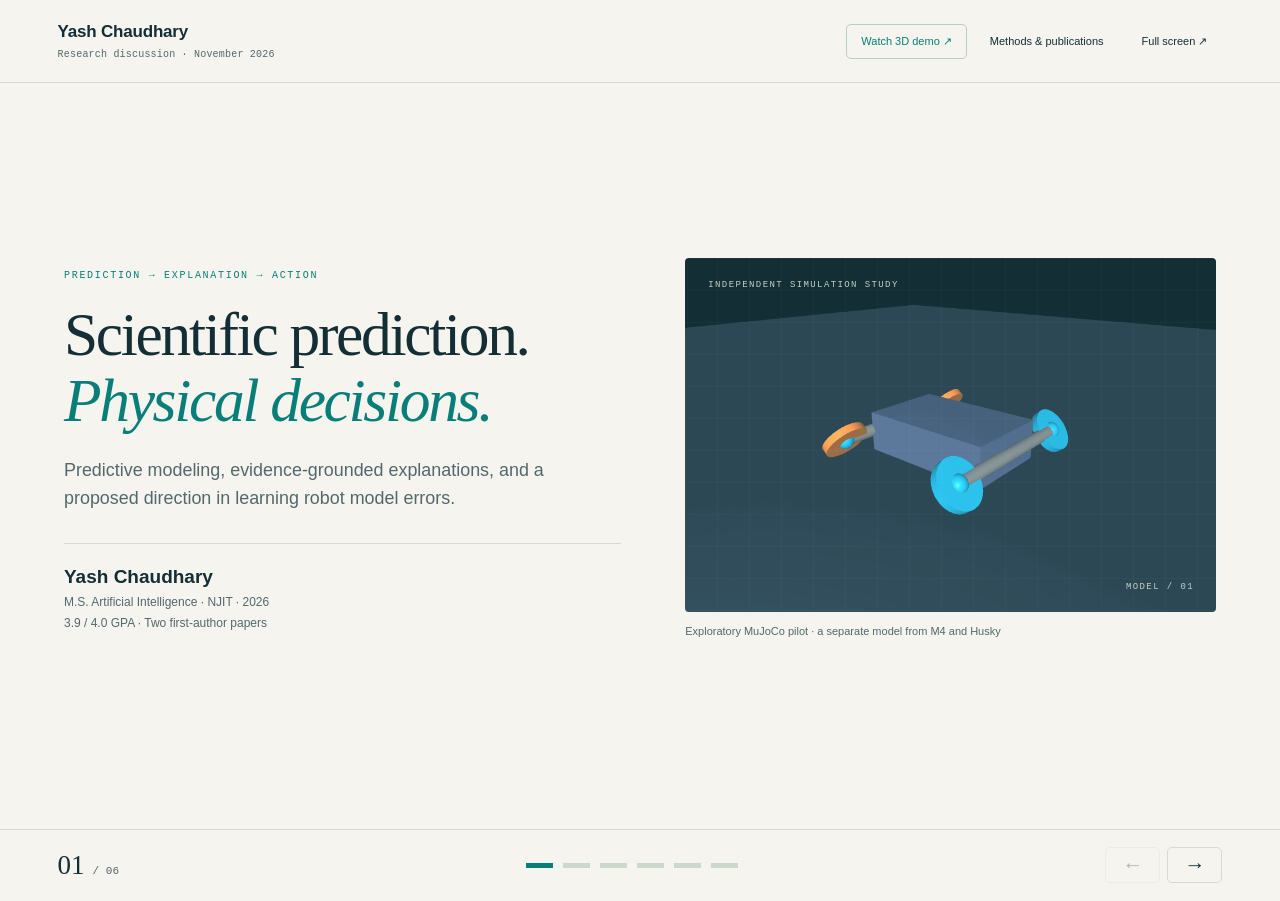
<file: index.html>
<!doctype html>
<html lang="en">
<head>
  <meta charset="utf-8">
  <meta name="viewport" content="width=device-width,initial-scale=1">
  <meta name="theme-color" content="#f5f4ee">
  <meta name="robots" content="noindex,nofollow">
  <meta name="description" content="Yash Chaudhary — scientific prediction, explainable AI and a controlled study of shape-changing robot maneuvers.">
  <title>Scientific prediction. Physical decisions. — Yash Chaudhary</title>
  <link rel="icon" href="assets/mark.svg" type="image/svg+xml">
  <link rel="stylesheet" href="style.css?v=replay-2">
  <script defer src="evidence.js?v=replay-2"></script>
  <script defer src="replay-core.js?v=replay-2"></script><script defer src="talk.js?v=replay-2"></script>
</head>
<body>
  <a class="skip" href="#presentation">Skip to presentation</a>
  <header class="mast">
    <a class="identity" href="#1">Yash Chaudhary<span>Research discussion · November 2026</span></a>
    <div class="header-actions"><a class="watch-demo" href="demo.html">Watch 3D demo ↗</a><button id="methods-open">Methods &amp; publications</button><button id="fullscreen" aria-label="Enter full screen">Full screen <span aria-hidden="true">↗</span></button></div>
  </header>
  <main id="presentation" tabindex="-1">
    <section class="slide active" id="slide-1" aria-labelledby="title-1">
      <div class="hero-copy"><p class="eyebrow">PREDICTION → EXPLANATION → ACTION</p><h1 id="title-1">Scientific prediction.<br><em>Physical decisions.</em></h1><p class="lead">Predictive modeling, evidence-grounded explanations, and a proposed direction in learning robot model errors.</p><div class="signature"><strong>Yash Chaudhary</strong><span>M.S. Artificial Intelligence · NJIT · 2026</span><span>3.9 / 4.0 GPA · Two first-author papers</span></div></div>
      <figure class="hero-figure"><div class="figure-grid"><span class="corner top">INDEPENDENT SIMULATION STUDY</span><img src="assets/robot.png" width="1024" height="640" alt="Rendering of the independently authored quadrotor with articulated rotor arms"><span class="coordinate">MODEL / 01</span></div><figcaption>Exploratory MuJoCo pilot · a separate model from M4 and Husky</figcaption></figure>
    </section>
    <section class="slide" id="slide-2" aria-labelledby="title-2" hidden>
      <div class="section-head"><p class="eyebrow">01 / RESEARCH FOUNDATION</p><h2 id="title-2">Predict from data.<br><em>Explain from evidence.</em></h2></div>
      <div class="paper-grid">
        <article class="paper"><p class="tag">FLAIRS-39 · 2026</p><h3>Forecast a rare scientific event.</h3><p>Predict major solar flares over the next 24 hours from photospheric magnetic measurements.</p><div class="pipeline"><div><b>INPUT</b>24 hours × 16 features</div><span>→</span><div><b>MODEL</b>Patch-based Transformer</div><span>→</span><div><b>OUTPUT</b>Flare probability</div></div><div class="metric-row"><div><strong>0.89</strong><span>Recall</span></div><div><strong>0.96</strong><span>ROC–AUC</span></div></div><p class="footnote">Recall: fraction of actual flare cases detected. ROC–AUC: score ranking across thresholds. Class imbalance and test-based selection limit interpretation.</p></article>
        <article class="paper"><p class="tag">ICTAI · ACCEPTED SHORT PAPER · 2026</p><h3>Ground a language-model explanation.</h3><p>Adapt Llama 3 8B using prediction outputs and feature attributions as structured evidence.</p><div class="pipeline"><div><b>EVIDENCE</b>Forecast + SHAP</div><span>→</span><div><b>ADAPTATION</b>LoRA fine-tuning</div><span>→</span><div><b>OUTPUT</b>Explanation / what-if</div></div><div class="metric-row"><div><strong>8.04<span>/10</span></strong><span>Adapted model</span></div><div><strong>1.85<span>/10</span></strong><span>Zero-shot model</span></div></div><p class="footnote">LLM-judge faithfulness ratings on 200 held-out synthetic examples; not expert validation.</p></article>
      </div><p class="contribution">My contribution across both papers: data preparation, implementation, experiments, analysis and manuscript drafting, with coauthor collaboration.</p>
    </section>
    <section class="slide" id="slide-3" aria-labelledby="title-3" hidden>
      <div class="section-head"><p class="eyebrow">02 / PROPOSED RESEARCH QUESTION</p><h2 id="title-3">When does the model<br><em>stop predicting well?</em></h2></div>
      <div class="two-col question-layout"><div><p class="large-copy">Can useful patterns in model error be learned—and improve robot decisions under the same computation budget?</p><div class="reason"><span>01</span><div><h3>Body configuration changes the dynamics.</h3><p>Different joint configurations can change the relationship between commands and motion. Rotor tilt is one physical example.</p></div></div><div class="reason"><span>02</span><div><h3>Observed motion tests the prediction.</h3><p>Compare predicted and observed motion, then test whether the error is repeatable enough to justify a correction or uncertainty estimate.</p></div></div><p class="footnote">Proposed investigation, not an implemented learning method. The lab’s current baseline and bottleneck should determine the platform and scope.</p></div>
      <figure class="geometry"><svg viewBox="0 0 420 300" role="img" aria-label="Total rotor thrust and its vertical component as the rotor axis tilts"><defs><marker id="arrow" viewBox="0 0 10 10" refX="8" refY="5" markerWidth="6" markerHeight="6" orient="auto"><path d="M0 0L10 5L0 10Z" fill="context-stroke"/></marker></defs><path d="M45 247H375M120 38V267" class="axis"/><path id="force-guide" class="guide" d=""/><line id="total-force" x1="120" y1="247" x2="300" y2="75" class="force" marker-end="url(#arrow)"/><line id="vertical-force" x1="120" y1="247" x2="120" y2="75" class="vertical-force" marker-end="url(#arrow)"/><circle cx="120" cy="247" r="5" fill="#142e35"/><text x="20" y="24">TOTAL THRUST</text><text x="20" y="45" class="muted-svg">VERTICAL COMPONENT</text><text x="240" y="280">ROTOR AXIS TILT</text></svg><label for="tilt">Rotor tilt <strong id="tilt-value">50°</strong></label><input type="range" id="tilt" min="0" max="80" value="50"><div class="geometry-readout"><strong id="lift-value">61.7 N</strong><span>maximum vertical thrust<br>at 80% uniform effectiveness</span></div><figcaption>Static illustration: 4 × 30 N × 0.8 × cos θ. Weight ≈ 47.9 N. Omits attitude and torque allocation; not a flight-feasibility test.</figcaption></figure></div>
    </section>
    <section class="slide" id="slide-4" aria-labelledby="title-4" hidden>
      <div class="section-head"><p class="eyebrow">03 / EXPLORATORY PILOT</p><h2 id="title-4">A controlled pilot.<br><em>A starting point for diagnosis.</em></h2></div>
      <div class="two-col system-layout"><div><div class="control-loop"><div><b>01 / MEASURE</b><span>Body and joint state</span></div><span class="flow-arrow">↓</span><div><b>02 / PLAN</b><span>Predict 1 second ahead</span></div><span class="flow-arrow">↓</span><div><b>03 / APPLY</b><span>Bounded rotor commands</span></div></div><p class="task">Task: change arm angle → hold → return → settle. A shared scheduler commands the arms; controllers choose rotor forces within flight limits.</p><div class="protocol"><div><strong>2 ms</strong><span>Physics step</span></div><div><strong>50 ms</strong><span>Observation interval</span></div><div><strong>100 ms</strong><span>Planning deadline</span></div></div><p class="footnote">Exact simulated state and supplied static motor estimates. Previous commands remain applied during computation. No practical health estimator is demonstrated.</p></div>
      <figure class="trace-panel"><div class="trace-heading"><p class="eyebrow">SELECTED FRESH EXAMPLE</p><span id="trace-time">0.00 s</span></div><div class="slide-poses"><div class="planner-pose"><span class="planner-key">Predictive planner</span><svg id="pose-planner" viewBox="30 15 260 160" role="img" aria-label="Recorded planner robot pose"></svg><output id="live-planner"></output></div><div class="integral-pose"><span class="integral-key">Integral feedback</span><svg id="pose-integral" viewBox="30 15 260 160" role="img" aria-label="Recorded integral-feedback robot pose"></svg><output id="live-integral"></output></div></div><svg id="trajectory" viewBox="0 0 640 160" role="img" aria-label="Progressively revealed horizontal distance for both controllers"><g class="chart-grid"><path d="M60 25H620M60 75H620M60 125H620"/></g><g class="chart-labels"><text x="5" y="29">1.0 m</text><text x="5" y="79">0.5 m</text><text x="5" y="129">0 m</text><text x="60" y="151">0 s</text><text x="290" y="151">3 s</text><text x="602" y="151">7 s</text><text x="60" y="12">HORIZONTAL DISTANCE</text></g><path d="M60 75H620" class="limit-line"/><path id="planner-xy" class="trace-line planner-line"/><path id="integral-xy" class="trace-line integral-line"/><circle id="planner-xy-dot" class="planner-point" r="4"/><circle id="integral-xy-dot" class="integral-point" r="4"/></svg><div class="replay-controls"><button id="play" aria-pressed="false">Play replay</button><input id="scrub" type="range" min="0" max="7000" value="0" aria-label="Recorded trajectory time"></div><a class="all-replays" href="replay.html?case=fresh-g000-w1-s0">Explore all 192 cases + three controllers ↗</a><figcaption>Selected case <span id="case-id">fresh-g000-w1-s0</span>: integral feedback completes; planner fails. Recorded poses and progressively revealed curves; schematics use saved orientation and joint angles. The 0.5 m XY ring is projected at starting height. Selected after outcomes; full-cohort results follow.</figcaption></figure></div>
    </section>
    <section class="slide" id="slide-5" aria-labelledby="title-5" hidden>
      <div class="section-head"><p class="eyebrow">04 / PILOT EVIDENCE · FROZEN FRESH COMPARISON</p><h2 id="title-5">Does the development result<br><em>hold up on fresh cases?</em></h2></div>
      <div class="two-col result-layout"><div class="result-chart"><p class="axis-title">COMPLETED TASKS / 192 PAIRED CASES</p><div class="result-bar"><div><span>Predictive planner</span><strong>13 <small>/192</small></strong></div><div class="bar-track"><i style="--score:6.770833%"></i></div><span class="bar-percent">6.8%</span></div><div class="result-bar"><div><span>Selected integral feedback</span><strong>29 <small>/192</small></strong></div><div class="bar-track"><i style="--score:15.104167%"></i></div><span class="bar-percent">15.1%</span></div><div class="result-bar"><div><span>Ordinary PD feedback</span><strong>27 <small>/192</small></strong></div><div class="bar-track"><i style="--score:14.0625%"></i></div><span class="bar-percent">14.1%</span></div><p class="footnote">Common 0–100% scale. 48 independently generated parameter groups × two worlds × two states × three methods = 576 episodes. All episodes pass replay audits.</p></div><div class="finding"><span class="tag">PRIMARY PAIRED DIFFERENCE</span><strong class="difference">−8.33 <small>pp</small></strong><p class="interval">95% whole-group interval<br><strong>[−15.62, −1.56]</strong></p><h3>The development advantage did not generalize.</h3><p>Earlier inspected development: planner 6/12; integral 4/12. The frozen fresh comparison favors integral feedback.</p><p class="footnote">10,000 bootstrap resamples of the 48 groups, preserving four paired cases per group. One authored model and a declared synthetic distribution; not a ranking of controller families.</p></div></div>
    </section>
    <section class="slide" id="slide-6" aria-labelledby="title-6" hidden>
      <div class="section-head"><p class="eyebrow">05 / PROPOSED FIRST PHD STUDY</p><h2 id="title-6">Learn the model error.<br><em>Test whether it helps control.</em></h2></div>
      <p class="next-lead">Research question: can structured model-error estimates improve task completion enough to justify their measurement and computation cost?</p>
      <div class="proposal-flow" aria-label="Proposed workflow"><span>State + commands</span><b aria-hidden="true">→</b><span>Predict motion</span><b aria-hidden="true">→</b><span>Observe error</span><b aria-hidden="true">→</b><span>Test a correction</span><b aria-hidden="true">→</b><span>Evaluate decisions</span></div>
      <div class="next-grid"><article><span class="step-number">01</span><h3>Reproduce &amp; diagnose</h3><p>Start with a lab-relevant baseline and permitted model or logs. Separate numerical, timing and physical failures before attributing them to model error.</p><span class="measure">First deliverable: baseline reproduction and a failure/error map.</span></article><article><span class="step-number">02</span><h3>Test a useful estimate</h3><p>If errors are predictable, compare a small learned correction or uncertainty estimate with appropriate nonlearning alternatives.</p><span class="measure">Test held-out prediction quality, calibration where relevant, and added compute cost.</span></article><article><span class="step-number">03</span><h3>Measure task benefit</h3><p>Compare against feedback and relevant robust/adaptive baselines with matched information and computation; reserve untouched evaluation cases.</p><span class="measure">Primary outcomes: completion, constraint violations and deadline misses.</span></article></div>
      <div class="closing"><p>My contribution: scientific predictive modeling and reproducible evaluation. The platform and bottleneck should follow the lab’s priorities.</p><strong>Which baseline and failure case would make a useful first deliverable?</strong></div><p class="footnote">Proposed research: a learned correction or calibrated uncertainty estimate has not been implemented or validated. Novelty, data availability and transfer remain to be established.</p>
    </section>
  </main>
  <footer class="navigation"><div class="page-count"><strong id="page-number">01</strong><span>/ 06</span></div><nav id="chapters" aria-label="Presentation chapters"><button data-slide="1" aria-label="Introduction" aria-current="step"></button><button data-slide="2" aria-label="Research foundation"></button><button data-slide="3" aria-label="Proposed research question"></button><button data-slide="4" aria-label="Exploratory pilot"></button><button data-slide="5" aria-label="Fresh results"></button><button data-slide="6" aria-label="Proposed first PhD study"></button></nav><div class="paging"><button id="previous" aria-label="Previous chapter" disabled>←</button><button id="next" aria-label="Next chapter">→</button></div></footer>
  <dialog id="methods" aria-labelledby="methods-title"><div class="dialog-heading"><div><p class="eyebrow">SCIENTIFIC CONTEXT</p><h2 id="methods-title">Methods &amp; publications</h2></div><button id="methods-close" aria-label="Close methods and publications">✕</button></div><div class="methods-grid"><div><h3>Pilot evidence and proposal scope</h3><p>The proposed model-error learning study is future work. The current pilot contains conventional controllers, supplied actuator estimates and no learned correction or calibrated uncertainty model. It does not establish an advance over M4 or Husky.</p><p>All three methods ran on the same 192 cases. The declared primary contrast is capped predictive control minus selected integral feedback. Whole-group resampling preserves the paired cases.</p><p>The fresh analysis and both replay audits completed on November 2, 2026. The interrupted earlier run is retained without inference; the completed replacement is the same cohort, not a second independent test.</p><p>Current limits: exact simulated sensing, supplied static actuator estimates, one authored plant and no hardware evaluation. Descriptive solver failures do not establish a causal explanation for the negative result.</p></div><div><h3>Research and related work</h3><a class="publication" href="https://arxiv.org/abs/2606.21896" target="_blank" rel="noopener">Solar-flare forecasting · FLAIRS-39, 2026 <span>Public preprint ↗</span></a><div class="publication">Explainable solar-flare prediction using deep learning and LLMs <span>Accepted short paper · ICTAI, 2026</span></div><a class="publication" href="https://arxiv.org/abs/2510.09526" target="_blank" rel="noopener">Husky: structure repurposing for locomotion <span>Related work · 2025 ↗</span></a><a class="publication" href="https://arxiv.org/abs/2503.18307" target="_blank" rel="noopener">M4: predictive control and fault recovery <span>Related work · 2025 ↗</span></a></div></div></dialog>
  <p class="sr-only" id="announcement" aria-live="polite"></p>
  <noscript><p class="noscript">JavaScript enables chapter navigation and recorded trajectory playback. All six chapters remain readable below.</p><style>.slide[hidden]{display:block!important}.slide{margin-bottom:60px}.navigation{display:none}</style></noscript>
</body>
</html>
</file>
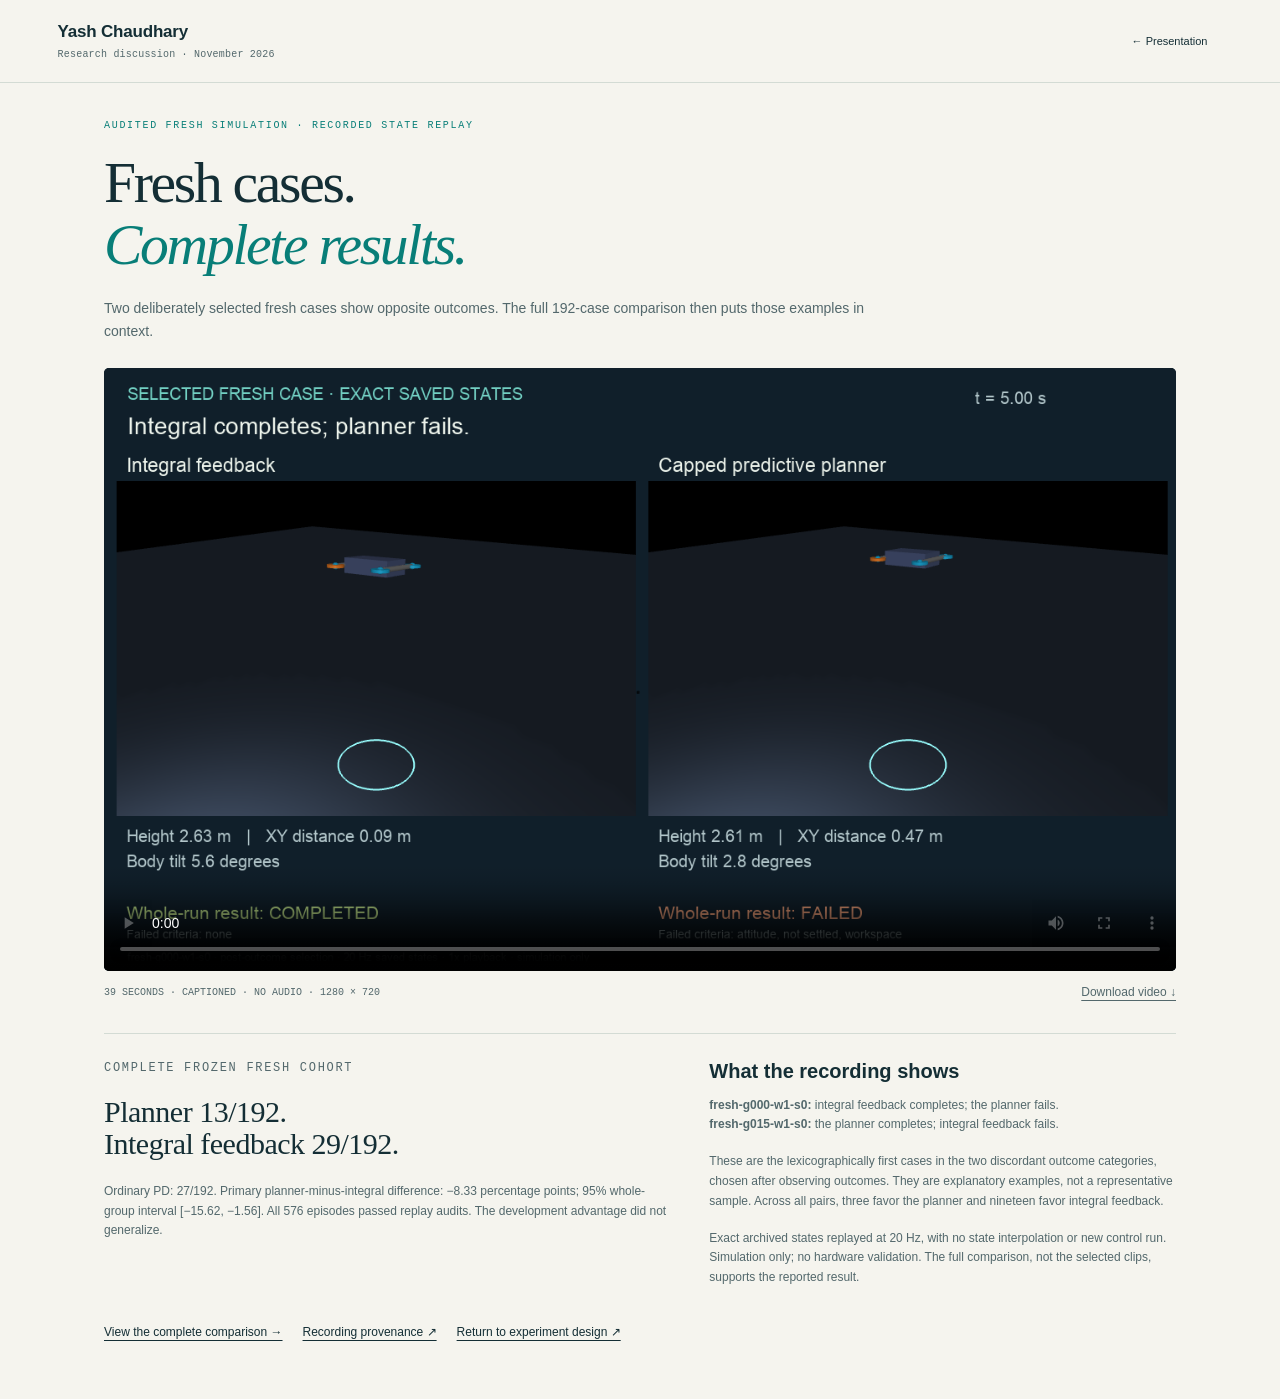
<file: demo.html>
<!doctype html>
<html lang="en">
<head>
  <meta charset="utf-8"><meta name="viewport" content="width=device-width,initial-scale=1">
  <meta name="robots" content="noindex,nofollow"><meta name="theme-color" content="#f5f4ee">
  <title>Fresh simulation demo — Yash Chaudhary</title>
  <meta name="description" content="A 39-second recorded replay of two audited fresh simulation cases, followed by the complete 192-case controller comparison.">
  <link rel="icon" href="assets/mark.svg" type="image/svg+xml"><link rel="stylesheet" href="style.css?v=replay-2"><script defer src="demo.js"></script>
  <style>
    .demo-main{max-width:1200px;margin:auto;padding-bottom:60px}.demo-main h1{font-size:clamp(38px,4.5vw,61px)}
    .demo-lead{max-width:800px;color:var(--soft)}.demo-video{display:block;width:100%;aspect-ratio:16/9;background:#101f2a;border-radius:5px;margin:25px 0 12px}
    .demo-meta{display:flex;justify-content:space-between;align-items:center;gap:20px;font:10px/1.6 var(--mono);color:var(--soft)}.demo-meta a{font-family:Arial,sans-serif;font-size:12px;text-underline-offset:4px}
    .demo-finding{display:grid;grid-template-columns:1.1fr .9fr;gap:35px;border-top:1px solid var(--line);margin-top:30px;padding-top:25px}.demo-finding h2{font-size:30px;letter-spacing:-.5px}.demo-finding p{font-size:12px;color:var(--soft)}.demo-actions{display:flex;gap:20px;flex-wrap:wrap;font-size:12px;margin-top:20px}.demo-actions a{text-underline-offset:4px}
    @media(max-width:650px){.demo-finding{grid-template-columns:1fr;gap:10px}.demo-meta{align-items:start;font-size:9px}.demo-meta a{font-size:10px}.demo-main{padding-bottom:35px}.demo-main h1{font-size:38px}}
  </style>
</head>
<body>
  <header class="mast"><a href="index.html#1" class="identity">Yash Chaudhary<span>Research discussion · November 2026</span></a><div class="header-actions"><a href="index.html#4">← Presentation</a></div></header>
  <main class="demo-main"><p class="eyebrow">AUDITED FRESH SIMULATION · RECORDED STATE REPLAY</p><h1>Fresh cases.<br><em>Complete results.</em></h1><p class="demo-lead">Two deliberately selected fresh cases show opposite outcomes. The full 192-case comparison then puts those examples in context.</p>
    <video id="fresh-video" class="demo-video" controls playsinline preload="metadata" poster="assets/fresh-demo-poster.png" aria-label="Fresh simulation demo with burned-in explanatory captions"><source src="assets/fresh-control-demo.mp4" type="video/mp4">Your browser cannot play this video. <a href="assets/fresh-control-demo.mp4">Download the MP4</a>.</video>
    <div class="demo-meta"><span>39 SECONDS · CAPTIONED · NO AUDIO · 1280 × 720</span><a href="assets/fresh-control-demo.mp4" download>Download video ↓</a></div>
    <div class="demo-finding"><div><p class="eyebrow">COMPLETE FROZEN FRESH COHORT</p><h2>Planner 13/192.<br>Integral feedback 29/192.</h2><p>Ordinary PD: 27/192. Primary planner-minus-integral difference: −8.33 percentage points; 95% whole-group interval [−15.62, −1.56]. All 576 episodes passed replay audits. The development advantage did not generalize.</p></div><div><h3>What the recording shows</h3><p><strong>fresh-g000-w1-s0:</strong> integral feedback completes; the planner fails.<br><strong>fresh-g015-w1-s0:</strong> the planner completes; integral feedback fails.</p><p>These are the lexicographically first cases in the two discordant outcome categories, chosen after observing outcomes. They are explanatory examples, not a representative sample. Across all pairs, three favor the planner and nineteen favor integral feedback.</p><p>Exact archived states replayed at 20 Hz, with no state interpolation or new control run. Simulation only; no hardware validation. The full comparison, not the selected clips, supports the reported result.</p></div></div>
    <div class="demo-actions"><a href="index.html#5">View the complete comparison →</a><a href="assets/fresh-demo-provenance.json">Recording provenance ↗</a><a href="index.html#4">Return to experiment design ↗</a></div>
  </main>
</body>
</html>
</file>
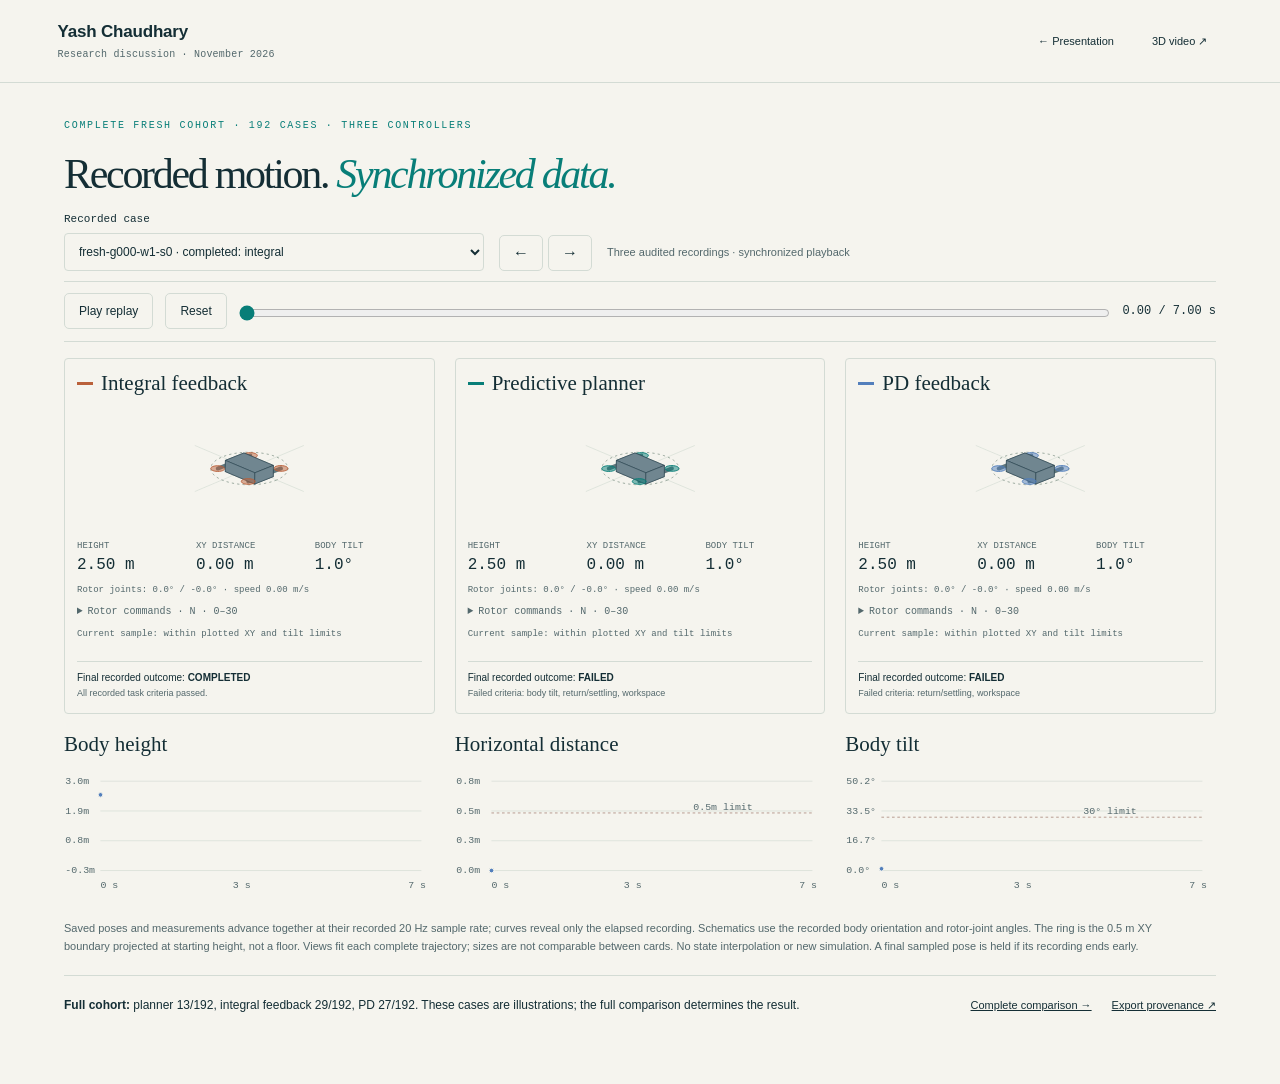
<file: replay.html>
<!doctype html><html lang="en"><head><meta charset="utf-8"><meta name="viewport" content="width=device-width,initial-scale=1"><meta name="robots" content="noindex,nofollow"><title>Fresh trajectory replay — Yash Chaudhary</title><link rel="icon" href="assets/mark.svg"><link rel="stylesheet" href="style.css?v=replay-2"><link rel="stylesheet" href="replay.css?v=replay-2"><script defer src="replay-core.js?v=replay-2"></script><script defer src="replay.js?v=replay-2"></script></head><body>
<header class="mast"><a class="identity" href="index.html#1">Yash Chaudhary<span>Research discussion · November 2026</span></a><div class="header-actions"><a href="index.html#4">← Presentation</a><a href="demo.html">3D video ↗</a></div></header>
<main class="replay-main"><p class="eyebrow">COMPLETE FRESH COHORT · 192 CASES · THREE CONTROLLERS</p><h1>Recorded motion. <em>Synchronized data.</em></h1>
<div class="case-controls"><label for="case-select">Recorded case <select id="case-select" disabled><option>Loading audited case index…</option></select></label><div class="case-paging"><button id="case-prev" aria-label="Previous case">←</button><button id="case-next" aria-label="Next case">→</button></div><p id="load-status" role="status">Loading…</p></div>
<div class="playback"><button id="play" disabled aria-pressed="false">Play replay</button><button id="reset">Reset</button><input id="scrub" type="range" min="0" max="7000" value="0" aria-label="Recorded replay time"><output id="clock">0.00 / 7.00 s</output></div>
<div id="robots" class="robots"></div>
<div class="measurements"><section><h2>Body height</h2><svg id="chart-z" class="measurement-chart" viewBox="0 0 560 200" role="img" aria-label="Body height over time"></svg></section><section><h2>Horizontal distance</h2><svg id="chart-xy" class="measurement-chart" viewBox="0 0 560 200" role="img" aria-label="Horizontal distance over time"></svg></section><section><h2>Body tilt</h2><svg id="chart-tilt" class="measurement-chart" viewBox="0 0 560 200" role="img" aria-label="Body tilt over time"></svg></section></div>
<p class="replay-caption">Saved poses and measurements advance together at their recorded 20 Hz sample rate; curves reveal only the elapsed recording. Schematics use the recorded body orientation and rotor-joint angles. The ring is the 0.5 m XY boundary projected at starting height, not a floor. Views fit each complete trajectory; sizes are not comparable between cards. No state interpolation or new simulation. A final sampled pose is held if its recording ends early.</p>
<div class="replay-evidence"><p><strong>Full cohort:</strong> planner 13/192, integral feedback 29/192, PD 27/192. These cases are illustrations; the full comparison determines the result.</p><a href="index.html#5">Complete comparison →</a><a href="assets/replays/index.json">Export provenance ↗</a></div>
</main></body></html>
</file>
<file: style.css>
:root{--paper:#f5f4ee;--ink:#142e35;--soft:#53686c;--teal:#087e78;--line:#d3dbd4;--orange:#ba613b;--mono:ui-monospace,SFMono-Regular,Consolas,monospace}*{box-sizing:border-box}html{background:var(--paper);color:var(--ink);font-family:Arial,Helvetica,sans-serif}body{margin:0}button,input,a{-webkit-tap-highlight-color:transparent}a{color:inherit}button{font:inherit;background:transparent;border:1px solid var(--line);color:inherit;border-radius:5px;padding:10px 14px;cursor:pointer}button:hover{background:#e7ece2}button:disabled{opacity:.3;cursor:default}button:focus-visible,a:focus-visible,input:focus-visible{outline:3px solid var(--orange);outline-offset:4px}.skip{position:absolute;top:-100px;left:20px;background:var(--paper);z-index:20;padding:12px}.skip:focus{top:10px}.mast{height:83px;border-bottom:1px solid var(--line);padding:0 4.5vw;display:flex;align-items:center;justify-content:space-between;gap:20px}.identity{text-decoration:none;font-size:17px;font-weight:700;letter-spacing:-.2px}.identity span{font:10px var(--mono);font-weight:400;display:block;margin-top:7px;color:var(--soft);letter-spacing:.2px}.header-actions{display:flex;gap:8px;font-size:11px}.header-actions button{border-color:transparent}main{padding:35px 5vw 120px;min-height:calc(100svh - 83px)}.slide{max-width:1360px;margin:auto}.slide[hidden]{display:none}.slide.active{animation:appear .25s ease-out}#slide-1.active{display:grid;grid-template-columns:1.05fr 1fr;gap:5vw;align-items:center;min-height:calc(100svh - 238px)}.eyebrow{font:10px var(--mono);letter-spacing:1.7px;color:var(--teal);margin:0 0 19px;line-height:1.5}h1,h2{font:400 clamp(35px,4vw,61px)/1.07 Georgia,'Times New Roman',serif;letter-spacing:-1.7px;margin:0 0 22px}h1{font-size:clamp(42px,4.8vw,74px);letter-spacing:-2.3px}h1 em,h2 em{color:var(--teal);font-weight:400}h3{font-size:20px;line-height:1.25;margin:0 0 12px}p{font-size:14px;line-height:1.65;margin:0 0 17px}.lead{font-size:clamp(16px,1.4vw,20px);line-height:1.6;color:var(--soft);max-width:550px}.signature{border-top:1px solid var(--line);padding-top:22px;margin-top:30px;display:grid;gap:7px}.signature strong{font-size:19px}.signature span{font-size:12px;color:var(--soft)}figure{margin:0}.hero-figure{align-self:center}.figure-grid{position:relative;overflow:hidden;border-radius:4px;background:#142e35;min-height:330px;display:grid;align-items:center;background-image:linear-gradient(#ffffff06 1px,transparent 1px),linear-gradient(90deg,#ffffff06 1px,transparent 1px);background-size:32px 32px}.hero-figure img{display:block;width:100%;height:auto;mix-blend-mode:screen}.corner,.coordinate{font:9px var(--mono);letter-spacing:1.4px;color:#c3d1c5;position:absolute;z-index:1}.top{top:22px;left:23px}.coordinate{bottom:20px;right:22px}figcaption,.footnote{font-size:11px;line-height:1.6;color:var(--soft)}figcaption{margin-top:11px}.section-head{margin-bottom:28px}.paper-grid,.two-col{display:grid;grid-template-columns:1fr 1fr;gap:36px}.paper{padding:23px 0;border-top:2px solid var(--ink)}.tag{display:inline-block;font:9px var(--mono);letter-spacing:.8px;color:var(--teal);padding:6px 8px;border:1px solid #b7cfc2;border-radius:3px;margin-bottom:18px}.paper h3{font-size:24px;letter-spacing:-.5px}.paper>p:not(.footnote,.tag){max-width:550px;color:var(--soft)}.pipeline{display:flex;align-items:center;gap:10px;margin:25px 0}.pipeline div{font-size:11px;line-height:1.6;flex:1}.pipeline b{display:block;font:9px var(--mono);letter-spacing:1px;margin-bottom:9px;color:var(--teal)}.pipeline>span{color:#93a59a}.metric-row{display:flex;gap:45px;border-top:1px solid var(--line);padding-top:22px;margin:22px 0}.metric-row strong{font:39px Georgia,serif;display:block}.metric-row strong span{font-size:20px}.metric-row div>span{display:block;font:9px var(--mono);text-transform:uppercase;letter-spacing:.6px;color:var(--soft);margin-top:9px}.contribution{border-top:1px solid var(--line);padding-top:15px;font-size:12px}.question-layout{grid-template-columns:1.15fr .85fr;gap:6vw}.large-copy{font:25px/1.4 Georgia,serif;letter-spacing:-.3px;margin-bottom:25px}.reason{display:flex;gap:17px;margin:20px 0}.reason>span{font:11px var(--mono);padding-top:5px;color:var(--teal)}.reason h3{font-size:17px;margin-bottom:5px}.reason p{font-size:13px;color:var(--soft);max-width:470px}.geometry{background:#eaf0e5;padding:15px 25px 20px;border-radius:4px}.geometry svg{display:block;width:100%;max-height:240px}.geometry text{font:9px var(--mono);fill:var(--teal);letter-spacing:1px}.geometry .muted-svg{fill:var(--soft)}.axis{fill:none;stroke:#aebdb0}.guide{stroke:#aebdb0;stroke-dasharray:4 4;fill:none}.force{stroke:var(--teal);stroke-width:4}.vertical-force{stroke:#879a4c;stroke-width:3}.geometry label{display:flex;justify-content:space-between;font-size:12px}.geometry label strong{font:12px var(--mono)}input[type=range]{accent-color:var(--teal);width:100%;cursor:pointer;margin:13px 0 10px}.geometry-readout{display:flex;gap:18px;align-items:center;border-top:1px solid #c5d2c2;padding-top:16px}.geometry-readout>strong{font:33px Georgia,serif}.geometry-readout>span{font-size:10px;color:var(--soft);line-height:1.5}.geometry figcaption{font-size:10px;margin-top:15px}.system-layout{grid-template-columns:.87fr 1.13fr}.control-loop{border-left:1px solid #b6c9bb;padding-left:22px}.control-loop>div{display:flex;gap:20px;align-items:center;padding:6px 0}.control-loop b{font:9px var(--mono);color:var(--teal);width:105px}.control-loop span{font-size:13px}.flow-arrow{display:block;color:#7b9a83;padding:1px 0 1px 8px}.task{font-size:14px;margin-top:22px}.protocol{display:grid;grid-template-columns:repeat(3,1fr);gap:13px;padding:14px 0 20px}.protocol div{border-top:2px solid var(--line);padding-top:13px}.protocol strong{display:block;font:26px Georgia,serif}.protocol span{font-size:10px;display:block;color:var(--soft);margin-top:6px}.trace-panel{padding:20px;background:#142e35;color:#e9efe4;border-radius:4px}.trace-heading{display:flex;align-items:center;justify-content:space-between;gap:10px}.trace-heading .eyebrow{color:#d7e6bd;font-size:8px;margin:0}.trace-heading>span{font:14px var(--mono)}.legend{display:flex;gap:20px;font-size:10px;color:#c1cec4;margin:16px 0 10px}.legend span::before{content:'';display:inline-block;width:15px;height:2px;vertical-align:middle;margin-right:6px}.planner-key::before{background:#d7e6bd}.integral-key::before{background:#e39a75}#trajectory{width:100%;display:block;max-height:280px}.chart-grid path{fill:none;stroke:#355059;stroke-width:1}.chart-labels text{font:10px var(--mono);fill:#b4c6c6}.trace-line{fill:none;stroke-width:2.5}.planner-line{stroke:#d7e6bd}.integral-line{stroke:#e39a75}.cursor-line{fill:none;stroke:#f3f2e8;stroke-dasharray:3 4}.limit-line{fill:none;stroke:#b47b66;stroke-dasharray:4 5}.replay-controls{display:flex;align-items:center;gap:16px;margin-top:10px}.replay-controls button{border-color:#597076;font-size:10px;white-space:nowrap}.replay-controls button:hover{background:#28444d}.replay-controls input{accent-color:#d7e6bd}.trace-panel figcaption{color:#b4c6c6;font-size:10px;margin-top:12px}.result-layout{grid-template-columns:1.1fr .9fr;gap:6vw}.axis-title{font:10px var(--mono);color:var(--soft);letter-spacing:.8px;margin-bottom:29px}.result-bar{margin-bottom:26px;position:relative}.result-bar>div:first-child{display:flex;align-items:baseline;justify-content:space-between;gap:12px;margin-bottom:9px;font-size:13px}.result-bar strong{font:27px Georgia,serif;white-space:nowrap}.result-bar strong small{font:13px var(--mono);color:var(--soft)}.bar-track{height:12px;border-radius:2px;background:#e0e6dd;overflow:hidden}.bar-track i{display:block;width:var(--score);height:100%;background:var(--teal);border-radius:2px}.result-bar:first-of-type .bar-track i{background:#44676b}.bar-percent{display:block;font:10px var(--mono);color:var(--soft);margin-top:7px}.result-chart>.footnote{margin-top:30px;max-width:560px}.finding{border-left:1px solid var(--line);padding-left:35px}.difference{font:clamp(51px,5vw,75px)/1.1 Georgia,serif;display:block;margin:7px 0 13px;letter-spacing:-2px}.difference small{font-size:27px;letter-spacing:-.5px}.interval{font-size:12px;color:var(--soft);line-height:1.8;margin-bottom:28px}.interval strong{font:17px var(--mono);color:var(--ink)}.finding h3{font:24px/1.3 Georgia,serif}.finding>p:not(.interval,.footnote){font-size:13px}.next-lead{font:23px/1.45 Georgia,serif;max-width:1040px;margin-bottom:32px}.next-grid{display:grid;grid-template-columns:repeat(3,1fr);gap:32px}.next-grid article{border-top:2px solid var(--teal);padding-top:18px}.step-number{font:11px var(--mono);color:var(--teal);display:block;margin-bottom:20px}.next-grid h3{font:29px Georgia,serif}.next-grid p{font-size:13px;color:var(--soft)}.measure{font-size:11px;line-height:1.6;display:block;border-top:1px solid var(--line);padding-top:14px}.closing{border-top:1px solid var(--line);padding-top:20px;margin:28px 0 15px}.closing p{font-size:12px;color:var(--soft);margin-bottom:8px}.closing strong{font:23px Georgia,serif;font-weight:400}.navigation{position:fixed;bottom:0;left:0;right:0;padding:17px 4.5vw;display:flex;align-items:center;justify-content:space-between;border-top:1px solid var(--line);background:var(--paper);z-index:5}.page-count{display:flex;align-items:baseline;gap:8px;min-width:100px}.page-count strong{font:27px Georgia,serif;font-weight:400}.page-count>span{font:11px var(--mono);color:var(--soft)}#chapters{display:flex;gap:10px}#chapters button{width:27px;height:5px;border:0;padding:0;border-radius:0;background:#cdd8cc;position:relative}#chapters button::after{content:'';position:absolute;inset:-12px 0}#chapters button[aria-current=step]{background:var(--teal)}.paging{display:flex;gap:7px}.paging button{font-size:21px;padding:5px 16px;min-width:48px}dialog{border:1px solid var(--line);background:var(--paper);color:var(--ink);border-radius:5px;padding:30px;width:min(1000px,92vw);max-height:88svh;overflow:auto}dialog::backdrop{background:#102b35b8}.dialog-heading{display:flex;justify-content:space-between;gap:25px}.dialog-heading h2{font-size:35px}.dialog-heading button{align-self:start}.methods-grid{display:grid;grid-template-columns:1fr 1fr;gap:38px;margin-top:15px}.methods-grid h3{font-size:17px}.methods-grid p{font-size:12px;color:var(--soft)}.publication{display:block;border-top:1px solid var(--line);padding:14px 0;text-decoration:none;font-size:13px;line-height:1.5}.publication span{display:block;font:10px/1.5 var(--mono);margin-top:5px;color:var(--soft)}a.publication:hover{color:var(--teal)}.sr-only{position:absolute;width:1px;height:1px;overflow:hidden;clip:rect(0,0,0,0);white-space:nowrap}.noscript{padding:25px}@keyframes appear{from{opacity:0;transform:translateY(5px)}to{opacity:1;transform:none}}
@media(min-width:1600px){main{padding-top:55px}.section-head{margin-bottom:35px}.paper{padding-top:30px}}
@media(max-height:850px) and (min-width:901px){main{padding-top:24px}.mast{height:70px}.section-head{margin-bottom:18px}h2{font-size:clamp(34px,3.7vw,52px);margin-bottom:16px}.eyebrow{margin-bottom:12px}.paper{padding:16px 0}.pipeline{margin:17px 0}.metric-row{margin:16px 0;padding-top:15px}.metric-row strong{font-size:34px}.paper h3{font-size:21px}.paper>p{font-size:12px}.large-copy{font-size:22px}.reason{margin:14px 0}.geometry svg{max-height:200px}.trace-panel{padding:15px}#trajectory{max-height:230px}.next-lead{font-size:21px;margin-bottom:22px}.next-grid article{padding-top:13px}.step-number{margin-bottom:12px}.closing{margin-top:22px}.result-bar{margin-bottom:20px}.difference{font-size:58px}.finding .interval{margin-bottom:20px}}
@media(max-width:900px){.mast{padding:0 5vw;height:76px}.header-actions{font-size:10px;gap:0}.header-actions button{padding:8px}.identity{font-size:15px}.identity span{font-size:8px}main{padding-top:30px}#slide-1.active{grid-template-columns:1fr;gap:30px;min-height:0}.hero-figure{max-width:620px}.figure-grid{min-height:240px}.paper-grid,.two-col{gap:25px}.paper-grid{grid-template-columns:1fr}.paper{padding-bottom:5px}.question-layout,.system-layout,.result-layout{grid-template-columns:1fr}.geometry{max-width:600px}.finding{border-left:0;border-top:1px solid var(--line);padding:25px 0 0}.next-grid{gap:20px}.next-grid h3{font-size:25px}.next-grid p{font-size:12px}.next-lead{font-size:21px}h2{font-size:44px}.section-head{margin-bottom:24px}.methods-grid{gap:25px}}
@media(max-width:550px){.mast{height:82px;align-items:center}.identity{max-width:185px}.identity span{line-height:1.5;max-width:165px}.header-actions{flex-direction:column;align-items:end}.header-actions button{padding:5px 0;font-size:10px}h1{font-size:45px}h2{font-size:36px;letter-spacing:-1px}.eyebrow{font-size:9px;letter-spacing:1.2px}.lead{font-size:16px}.hero-figure{margin-top:6px}.figure-grid{min-height:220px}.signature{margin-top:24px}.next-grid{grid-template-columns:1fr}.next-grid article{padding-top:17px}.step-number{float:right}.next-grid h3{font-size:26px}.next-grid p{font-size:13px}.closing strong{font-size:23px;line-height:1.4}.pipeline{gap:7px}.pipeline div{font-size:10px}.pipeline b{font-size:8px}.metric-row{gap:35px}.navigation{padding:15px 5vw}.page-count{min-width:57px}.page-count strong{font-size:23px}.page-count>span{font-size:9px}#chapters{gap:6px}#chapters button{width:17px}.paging button{min-width:36px;padding:5px 10px}.large-copy{font-size:22px}.protocol strong{font-size:24px}.trace-heading .eyebrow{font-size:7px;letter-spacing:1px}.trace-heading>span{font-size:12px}.methods-grid{grid-template-columns:1fr}dialog{padding:20px}.dialog-heading h2{font-size:29px}.result-chart .axis-title{font-size:9px}.contribution{font-size:11px}}
@media(prefers-reduced-motion:reduce){*,*::before,*::after{animation:none!important;scroll-behavior:auto!important}}
@media print{.mast,.navigation,.header-actions,.replay-controls,dialog,.skip{display:none!important}main{padding:0}.slide,.slide[hidden],#slide-1.active{display:block!important;break-after:page;min-height:0!important;padding:20px}.slide:last-child{break-after:auto}h1{font-size:46px}h2{font-size:38px}.hero-figure{max-width:500px;margin-top:25px}.slide{animation:none!important}.two-col{display:grid;grid-template-columns:1fr 1fr}.trace-panel{print-color-adjust:exact}.bar-track,.bar-track i{print-color-adjust:exact}}

.header-actions a{padding:10px 14px;font-size:11px;text-decoration:none;border:1px solid transparent;border-radius:5px;white-space:nowrap}.header-actions a:hover{background:#e7ece2}.header-actions a.watch-demo{color:var(--teal);border-color:#b7cfc2}@media(max-width:900px){.header-actions a{padding:8px;font-size:10px}}@media(max-width:550px){.header-actions a{padding:5px 0;font-size:10px}.header-actions a.watch-demo{border-color:transparent}}

.proposal-flow{display:flex;align-items:center;justify-content:space-between;gap:10px;padding:14px 0;margin:0 0 22px;border-top:1px solid var(--line);border-bottom:1px solid var(--line)}.proposal-flow span{font:11px/1.5 var(--mono)}.proposal-flow b{font-weight:400;color:var(--teal)}@media(max-width:900px){.proposal-flow{flex-wrap:wrap;justify-content:start;gap:12px}.proposal-flow span{font-size:10px}}@media(max-width:550px){.proposal-flow{display:grid;grid-template-columns:1fr auto 1fr;gap:10px}.proposal-flow span{font-size:11px}.proposal-flow b:nth-of-type(even){display:none}}

.slide-poses{display:grid;grid-template-columns:1fr 1fr;gap:14px;margin:13px 0 3px}.slide-poses>div>span{font-size:10px;color:#d4dfd7}.slide-poses svg{display:block;width:100%;height:110px}.slide-poses output{display:block;font:9px/1.5 var(--mono);color:#c6d4cf;white-space:nowrap}.planner-pose{color:#d7e6bd}.integral-pose{color:#e39a75}.slide-poses .pose-grid{fill:none;stroke:#355059;stroke-width:.8}.slide-poses .pose-limit{fill:none;stroke:#718d89;stroke-width:1;stroke-dasharray:3 4}.slide-poses .pose-trail{fill:none;stroke:currentColor;stroke-width:1.6;opacity:.6}.slide-poses .pose-arm{fill:none;stroke:#b7c8c8;stroke-width:5;stroke-linecap:round}.slide-poses .pose-body{fill:#708690;stroke:#c7d3d0;stroke-width:.7}.slide-poses .pose-rotor{fill:currentColor;fill-opacity:.6;stroke:currentColor;stroke-width:1.2}.planner-point{fill:#d7e6bd;stroke:#142e35;stroke-width:1.5}.integral-point{fill:#e39a75;stroke:#142e35;stroke-width:1.5}.all-replays{display:inline-block;margin-top:12px;color:#d7e6bd;font-size:11px;text-underline-offset:3px}#trajectory{max-height:170px}.system-layout{grid-template-columns:.8fr 1.2fr}@media(max-height:850px) and (min-width:901px){.slide-poses svg{height:80px}#trajectory{max-height:125px}.slide-poses{margin-top:10px;gap:8px}.all-replays{margin-top:8px}.trace-panel figcaption{font-size:9px;line-height:1.5}.slide-poses output{font-size:8px}}@media(max-width:900px){.system-layout{grid-template-columns:1fr}.slide-poses svg{height:150px}#trajectory{max-height:250px}.slide-poses output{font-size:10px}}@media(max-width:550px){.slide-poses svg{height:110px}.slide-poses output{font-size:8px}.slide-poses>div>span{font-size:9px}}
</file>
<file: replay.css>
.replay-main{max-width:1440px;margin:auto;padding-bottom:50px}.replay-main h1{font-size:clamp(35px,3.7vw,53px)}.case-controls{display:flex;align-items:end;gap:15px;margin:25px 0 18px;flex-wrap:wrap}.case-controls label{font:11px var(--mono);display:grid;gap:8px;max-width:100%}.case-controls select{font:12px Arial,sans-serif;padding:10px;background:var(--paper);color:var(--ink);border:1px solid var(--line);border-radius:4px;max-width:100%;width:420px}.case-paging{display:flex;gap:5px}.case-paging button{padding:8px 13px}#load-status{margin:0;padding-bottom:10px;font-size:11px;color:var(--soft)}.playback{display:flex;align-items:center;gap:12px;padding:15px 0;border-top:1px solid var(--line);border-bottom:1px solid var(--line);margin-bottom:22px}.playback input{flex:1;min-width:60px}.playback button{font-size:12px;white-space:nowrap}.playback output{font:12px var(--mono);white-space:nowrap}.robots{display:grid;grid-template-columns:repeat(3,minmax(0,1fr));gap:20px}.robot-card{padding:17px;border:1px solid var(--line);border-radius:4px;min-width:0}.robot-card h2{font:21px Georgia,serif;letter-spacing:0;margin:0}.robot-card.integral{--controller:#ba613b}.robot-card.planner{--controller:#087e78}.robot-card.pd{--controller:#537fbc}.robot-card header{display:flex;align-items:center;justify-content:space-between;gap:8px}.robot-card header::before{content:'';height:3px;width:16px;background:var(--controller)}.robot-card header h2{flex:1}.robot-card svg{width:100%;display:block;aspect-ratio:320/188;color:var(--controller)}.pose-grid{fill:none;stroke:#d1dcd1;stroke-width:.8}.pose-limit{fill:none;stroke:#85988c;stroke-dasharray:3 4;stroke-width:1}.pose-trail{fill:none;stroke:currentColor;stroke-width:1.6;opacity:.65}.pose-arm{fill:none;stroke:#60777c;stroke-width:5;stroke-linecap:round}.pose-body{fill:#708690;stroke:#243e49;stroke-width:.7}.pose-rotor{fill:currentColor;fill-opacity:.5;stroke:currentColor;stroke-width:1.2}.live-values{display:grid;grid-template-columns:repeat(3,minmax(0,1fr));gap:12px;margin:6px 0 14px}.live-values span{display:block;font:9px var(--mono);color:var(--soft);margin-bottom:6px}.live-values strong{font:17px var(--mono);white-space:nowrap}.joint-values{font:10px/1.6 var(--mono);color:var(--soft);margin-bottom:10px}.motor-label{font:9px var(--mono);color:var(--soft);margin-bottom:8px}.motor-row{display:grid;grid-template-columns:15px 1fr 40px;align-items:center;gap:8px;font:9px var(--mono);margin:5px 0}.motor-track{height:5px;background:#e0e6dd}.motor-track i{height:100%;display:block;width:0;background:var(--controller)}.motor-row output{text-align:right}.recorded-outcome{border-top:1px solid var(--line);padding-top:12px;margin:13px 0 0;font-size:11px;line-height:1.6}.recorded-outcome span{display:block;color:var(--soft);font-size:10px}.live-screen{font:10px/1.6 var(--mono);color:var(--soft);min-height:32px;margin:10px 0 0}.live-screen.exceeded{color:#a2462d}.measurements{display:grid;grid-template-columns:repeat(3,minmax(0,1fr));gap:20px;margin-top:28px}.measurements h2{font:23px Georgia,serif;letter-spacing:0;margin-bottom:12px}.measurement-chart{display:block;width:100%;overflow:visible}.measurement-chart .grid{fill:none;stroke:#d3dbd4;stroke-width:1}.measurement-chart text{font:11px var(--mono);fill:var(--soft)}.measurement-chart .series{fill:none;stroke-width:2}.measurement-chart .dot{stroke:var(--paper);stroke-width:1.5}.measurement-chart .limit{fill:none;stroke:#9a7162;stroke-dasharray:4 4}.replay-caption{font-size:11px;color:var(--soft);margin-top:25px;max-width:1100px}.replay-evidence{border-top:1px solid var(--line);padding-top:20px;margin-top:20px;display:flex;gap:20px;align-items:baseline;flex-wrap:wrap}.replay-evidence p{font-size:12px;flex:1;min-width:240px}.replay-evidence a{font-size:11px}@media(max-width:1000px){.robots{gap:12px}.robot-card{padding:12px}.robot-card h2{font-size:18px}.live-values strong{font-size:14px}.measurements{grid-template-columns:1fr}.measurement-chart{max-height:260px}.measurement-chart text{font-size:12px}}@media(max-width:700px){.robots{grid-template-columns:1fr}.robot-card svg{max-height:260px}.robot-card h2{font-size:23px}.live-values strong{font-size:20px}.playback{flex-wrap:wrap}.playback input{order:3;flex-basis:70%}.case-controls label{width:100%}.case-controls select{width:100%}.case-controls{gap:10px}.robot-card{padding:17px}.replay-caption{font-size:11px}}@media print{.playback,.case-controls{display:none}.robots{grid-template-columns:repeat(3,1fr)}}

.motor-details summary{font:10px/1.6 var(--mono);color:var(--soft);cursor:pointer}.motor-details{margin-top:7px}.motor-details[open]{padding-bottom:5px}.measurement-chart text{font-size:15px}@media(min-width:1001px){.replay-main h1{font-size:42px;margin-bottom:16px}.case-controls{margin:14px 0 10px}.playback{padding:10px 0;margin-bottom:16px}.robot-card{padding:12px}.robot-card svg{max-height:145px}.live-values{margin:0 0 9px}.live-values strong{font-size:16px}.live-values span{margin-bottom:4px}.joint-values{margin-bottom:6px;font-size:9px}.live-screen{margin-top:7px;min-height:26px;font-size:9px}.recorded-outcome{margin-top:8px;padding-top:8px;font-size:10px}.recorded-outcome span{font-size:9px}.measurements{margin-top:18px}.measurements h2{font-size:21px;margin-bottom:5px}.measurement-chart{max-height:155px}}
</file>
